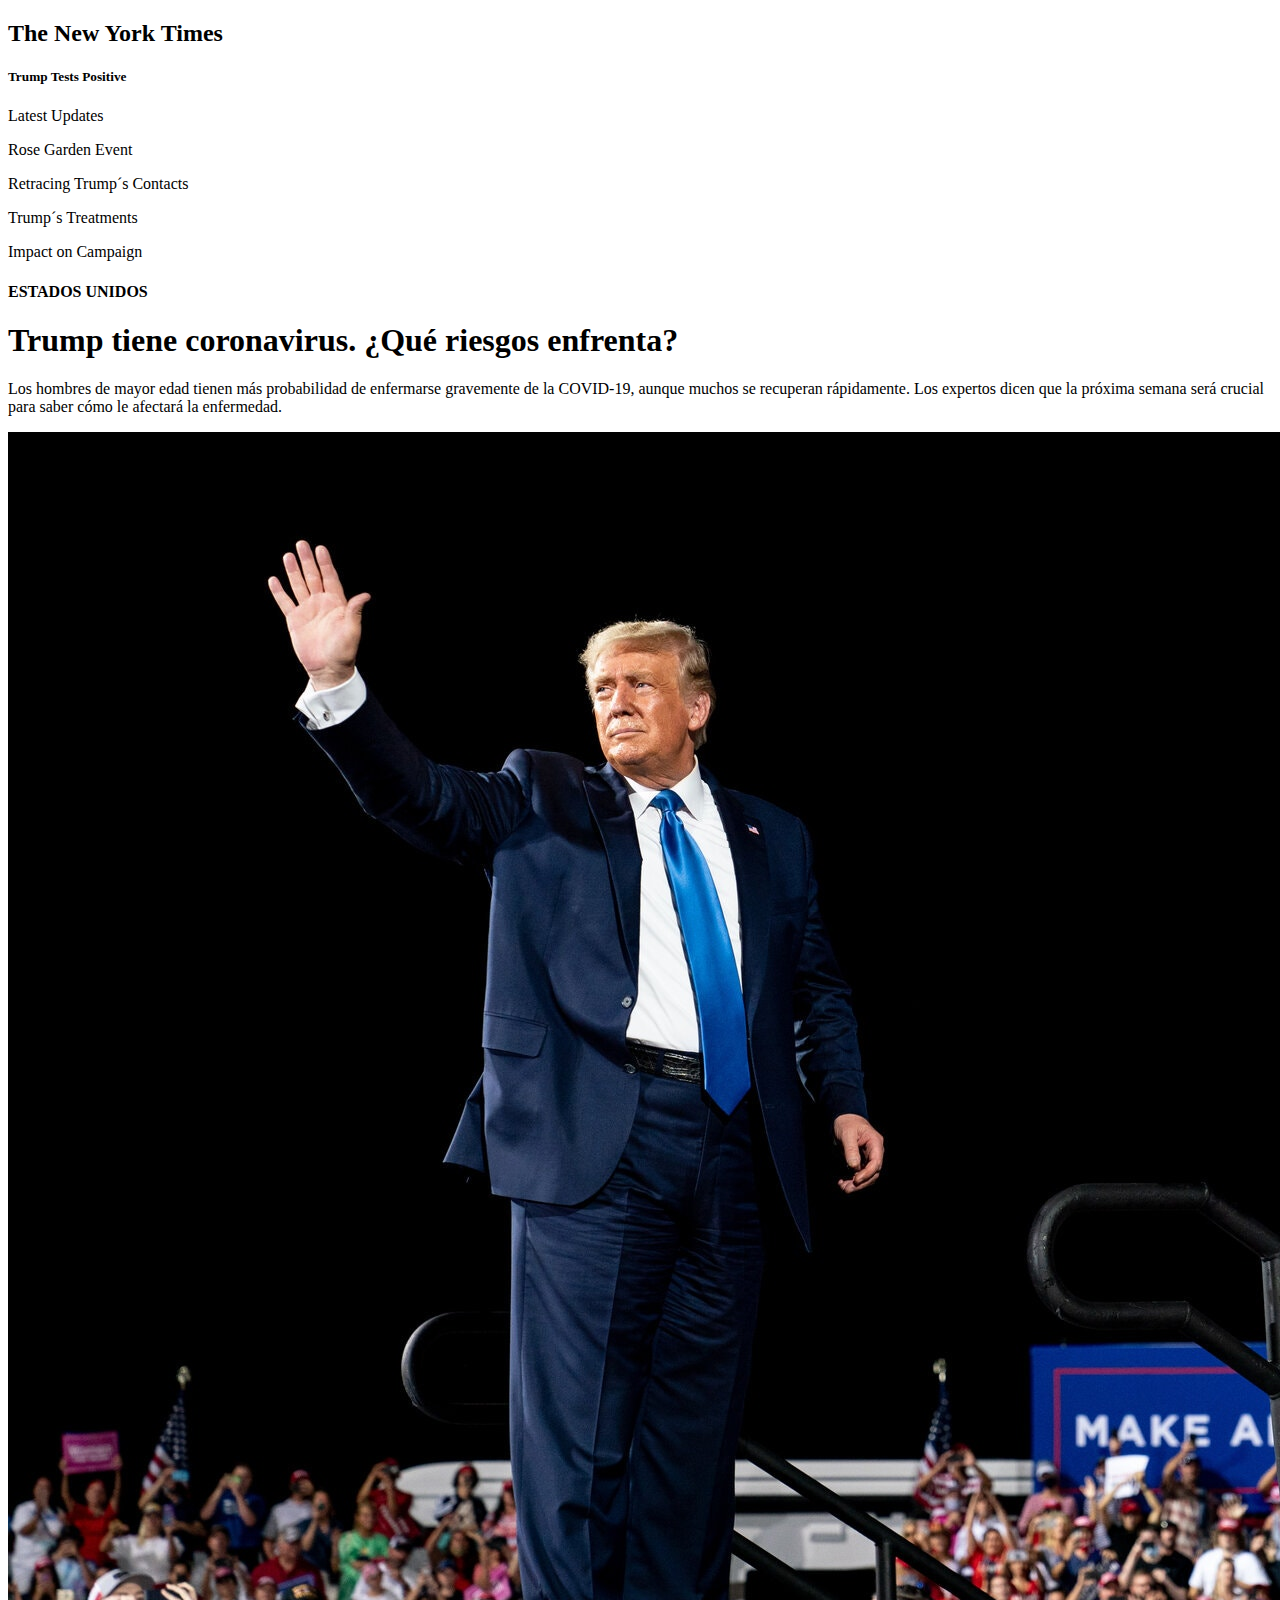
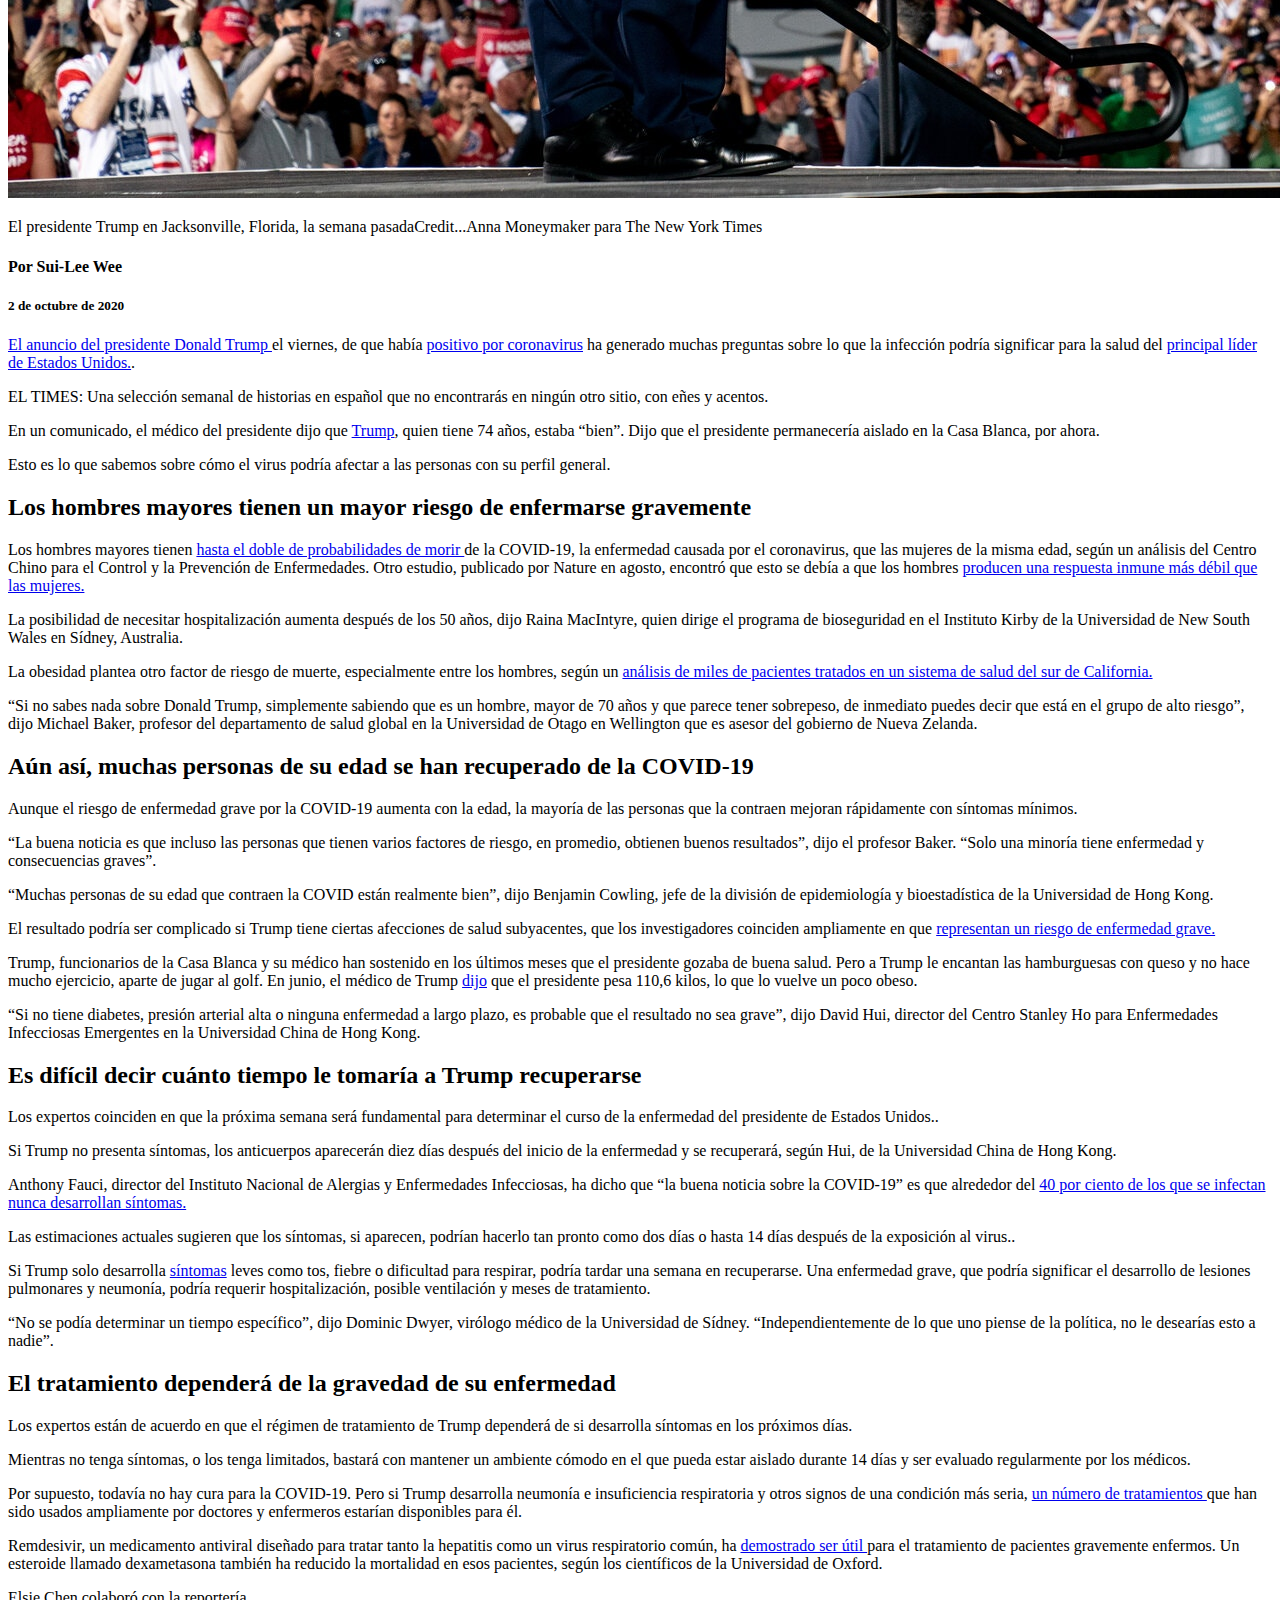
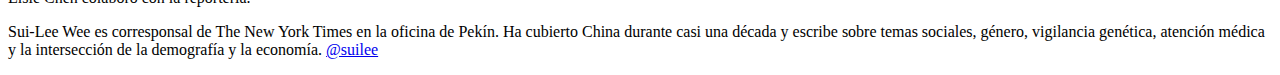
<file: index.html>
<!DOCTYPE html>
<html lang="en">
<head>
    <meta charset="UTF-8">
    <meta name="viewport" content="width=device-width, initial-scale=1.0">
    <title>Trump tiene coronavirus. ¿Qué riesgos enfrenta?</title>

<h2>The New York Times</h2> 

<h5>Trump Tests Positive</h5>
<p><a href="https://www.nytimes.com/live/2020/10/04/world/trump-covid-live-updates?name=styln-trump-coronavirus&region=TOP_BANNER&block=storyline_menu_recirc&action=click&pgtype=Article&impression_id=28865b80-06a0-11eb-9e28-dbe25d1e711c&variant=1_Show"></a>Latest Updates</a></p>
<p><a href="https://www.nytimes.com/interactive/2020/10/03/us/rose-garden-event-covid.html?name=styln-trump-coronavirus&region=TOP_BANNER&block=storyline_menu_recirc&action=click&pgtype=Article&impression_id=fad64180-0683-11eb-a7e9-1b0bff1b176a&variant=1_Show"></a>Rose Garden Event</a></p>
<p><a href="https://www.nytimes.com/interactive/2020/10/02/us/politics/trump-contact-tracing-covid.html?name=styln-trump-coronavirus&region=TOP_BANNER&block=storyline_menu_recirc&action=click&pgtype=Article&impression_id=fad66890-0683-11eb-a7e9-1b0bff1b176a&variant=1_Show"></a>Retracing Trump´s Contacts</a></p>
<p><a href="https://www.nytimes.com/2020/10/03/health/Covid-trump-treatments.html?name=styln-trump-coronavirus&region=TOP_BANNER&block=storyline_menu_recirc&action=click&pgtype=Article&impression_id=fad66891-0683-11eb-a7e9-1b0bff1b176a&variant=1_Show"></a>Trump´s Treatments</a></p>
<p><a href="https://www.nytimes.com/2020/10/03/us/politics/trump-campaign-covid.html?name=styln-trump-coronavirus&region=TOP_BANNER&block=storyline_menu_recirc&action=click&pgtype=Article&impression_id=fad68fa0-0683-11eb-a7e9-1b0bff1b176a&variant=1_Show"></a>Impact on Campaign</a></p>



<h4>ESTADOS UNIDOS</h4>
<h1>Trump tiene coronavirus. ¿Qué riesgos enfrenta?</h1>

<p>Los hombres de mayor edad tienen más probabilidad de enfermarse gravemente de la COVID-19, aunque muchos se recuperan rápidamente. Los expertos dicen que la próxima semana será crucial para saber cómo le afectará la enfermedad.</p>
<img src="merlin_177550905_5324c795-5eee-457a-b02d-4a4c1e819528-superJumbo.jpg" >
<p>El presidente Trump en Jacksonville, Florida, la semana pasadaCredit...Anna Moneymaker para The New York Times</p>
<h4>Por Sui-Lee Wee</h4>
<h5>2 de octubre de 2020</h5>
<p><a href="https://www.nytimes.com/es/2020/10/02/espanol/trump-covid-fotos.html">El anuncio del presidente Donald Trump </a> el viernes, de que había <a href="https://www.nytimes.com/live/2020/10/02/world/covid-19-coronavirus"> positivo por coronavirus</a> ha generado muchas preguntas sobre lo que la infección podría significar para la salud del <a href="https://www.nytimes.com/live/2020/10/02/us/trump-vs-biden">principal líder de Estados Unidos.</a>.</p>
<p>EL TIMES: Una selección semanal de historias en español que no encontrarás en ningún otro sitio, con eñes y acentos.</p>
<p>En un comunicado, el médico del presidente dijo que <a href="https://www.nytimes.com/2020/10/02/us/politics/trump-covid-week-photos.html"> Trump</a>, quien tiene 74 años, estaba “bien”. Dijo que el presidente permanecería aislado en la Casa Blanca, por ahora.</p>
<p>Esto es lo que sabemos sobre cómo el virus podría afectar a las personas con su perfil general.</p>

<h2>Los hombres mayores tienen un mayor riesgo de enfermarse gravemente</h2>

<p>Los hombres mayores tienen <a href="https://www.nytimes.com/2020/02/20/health/coronavirus-men-women.html">  hasta el doble de probabilidades de morir </a> de la COVID-19, la enfermedad causada por el coronavirus, que las mujeres de la misma edad, según un análisis del Centro Chino para el Control y la Prevención de Enfermedades. Otro estudio, publicado por Nature en agosto, encontró que esto se debía a que los hombres <a href="https://www.nytimes.com/es/2020/08/26/espanol/ciencia-y-tecnologia/coronavirus-afecta-hombres.html">  producen una respuesta inmune más débil que las mujeres.</a></p>
<p>La posibilidad de necesitar hospitalización aumenta después de los 50 años, dijo Raina MacIntyre, quien dirige el programa de bioseguridad en el Instituto Kirby de la Universidad de New South Wales en Sídney, Australia.</p>
<p>La obesidad plantea otro factor de riesgo de muerte, especialmente entre los hombres, según un <a href="https://www.acpjournals.org/doi/10.7326/M20-3742">análisis de miles de pacientes tratados en un sistema de salud del sur de California.</a></p>
<p>“Si no sabes nada sobre Donald Trump, simplemente sabiendo que es un hombre, mayor de 70 años y que parece tener sobrepeso, de inmediato puedes decir que está en el grupo de alto riesgo”, dijo Michael Baker, profesor del departamento de salud global en la Universidad de Otago en Wellington que es asesor del gobierno de Nueva Zelanda.</p>

<h2>Aún así, muchas personas de su edad se han recuperado de la COVID-19</h2>

<p>Aunque el riesgo de enfermedad grave por la COVID-19 aumenta con la edad, la mayoría de las personas que la contraen mejoran rápidamente con síntomas mínimos.</p>
<p>“La buena noticia es que incluso las personas que tienen varios factores de riesgo, en promedio, obtienen buenos resultados”, dijo el profesor Baker. “Solo una minoría tiene enfermedad y consecuencias graves”.</p>
<p>“Muchas personas de su edad que contraen la COVID están realmente bien”, dijo Benjamin Cowling, jefe de la división de epidemiología y bioestadística de la Universidad de Hong Kong.</p>
<p>El resultado podría ser complicado si Trump tiene ciertas afecciones de salud subyacentes, que los investigadores coinciden ampliamente en que <a href="https://www.nytimes.com/2020/07/08/health/coronavirus-risk-factors.html"> representan un riesgo de enfermedad grave.</a></p>
<p>Trump, funcionarios de la Casa Blanca y su médico han sostenido en los últimos meses que el presidente gozaba de buena salud. Pero a Trump le encantan las hamburguesas con queso y no hace mucho ejercicio, aparte de jugar al golf. En junio, el médico de Trump <a href="https://www.nytimes.com/2020/06/03/us/politics/trump-physical-hydroxychloroquine.html"> dijo</a>  que el presidente pesa 110,6 kilos, lo que lo vuelve un poco obeso.</p>
<p>“Si no tiene diabetes, presión arterial alta o ninguna enfermedad a largo plazo, es probable que el resultado no sea grave”, dijo David Hui, director del Centro Stanley Ho para Enfermedades Infecciosas Emergentes en la Universidad China de Hong Kong.</p>

<h2>Es difícil decir cuánto tiempo le tomaría a Trump recuperarse</h2>

<p>Los expertos coinciden en que la próxima semana será fundamental para determinar el curso de la enfermedad del presidente de Estados Unidos..</p>
<p>Si Trump no presenta síntomas, los anticuerpos aparecerán diez días después del inicio de la enfermedad y se recuperará, según Hui, de la Universidad China de Hong Kong.</p>
<p>Anthony Fauci, director del Instituto Nacional de Alergias y Enfermedades Infecciosas, ha dicho que “la buena noticia sobre la COVID-19” es que alrededor del <a href="https://www.nytimes.com/2020/08/06/health/coronavirus-asymptomatic-transmission.html">40 por ciento de los que se infectan nunca desarrollan síntomas.</a></p>
<p>Las estimaciones actuales sugieren que los síntomas, si aparecen, podrían hacerlo tan pronto como dos días o hasta 14 días después de la exposición al virus..</p>
<p>Si Trump solo desarrolla <a href="https://www.nytimes.com/es/interactive/2020/08/06/espanol/ciencia-y-tecnologia/tengo-covid-19-sintomas.html">síntomas</a> leves como tos, fiebre o dificultad para respirar, podría tardar una semana en recuperarse. Una enfermedad grave, que podría significar el desarrollo de lesiones pulmonares y neumonía, podría requerir hospitalización, posible ventilación y meses de tratamiento.</p>
<p>“No se podía determinar un tiempo específico”, dijo Dominic Dwyer, virólogo médico de la Universidad de Sídney. “Independientemente de lo que uno piense de la política, no le desearías esto a nadie”.</p>

<h2>El tratamiento dependerá de la gravedad de su enfermedad</h2>

<p>Los expertos están de acuerdo en que el régimen de tratamiento de Trump dependerá de si desarrolla síntomas en los próximos días.</p>
<p>Mientras no tenga síntomas, o los tenga limitados, bastará con mantener un ambiente cómodo en el que pueda estar aislado durante 14 días y ser evaluado regularmente por los médicos.</p>
<p>Por supuesto, todavía no hay cura para la COVID-19. Pero si Trump desarrolla neumonía e insuficiencia respiratoria y otros signos de una condición más seria, <a href="https://www.nytimes.com/es/interactive/2020/science/coronavirus-tratamientos-curas.html">un número de tratamientos </a>que han sido usados ampliamente por doctores y enfermeros estarían disponibles para él.</p>
<p>Remdesivir, un medicamento antiviral diseñado para tratar tanto la hepatitis como un virus respiratorio común, ha <a href="https://www.nytimes.com/2020/05/01/health/coronavirus-remdesivir.html">demostrado ser útil </a>para el tratamiento de pacientes gravemente enfermos. Un esteroide llamado dexametasona también ha reducido la mortalidad en esos pacientes, según los científicos de la Universidad de Oxford.</p>
<p>Elsie Chen colaboró con la reportería.</p>
<p>Sui-Lee Wee es corresponsal de The New York Times en la oficina de Pekín. Ha cubierto China durante casi una década y escribe sobre temas sociales, género, vigilancia genética, atención médica y la intersección de la demografía y la economía. <a href="https://twitter.com/suilee">@suilee </a></p>


</html>
</file>
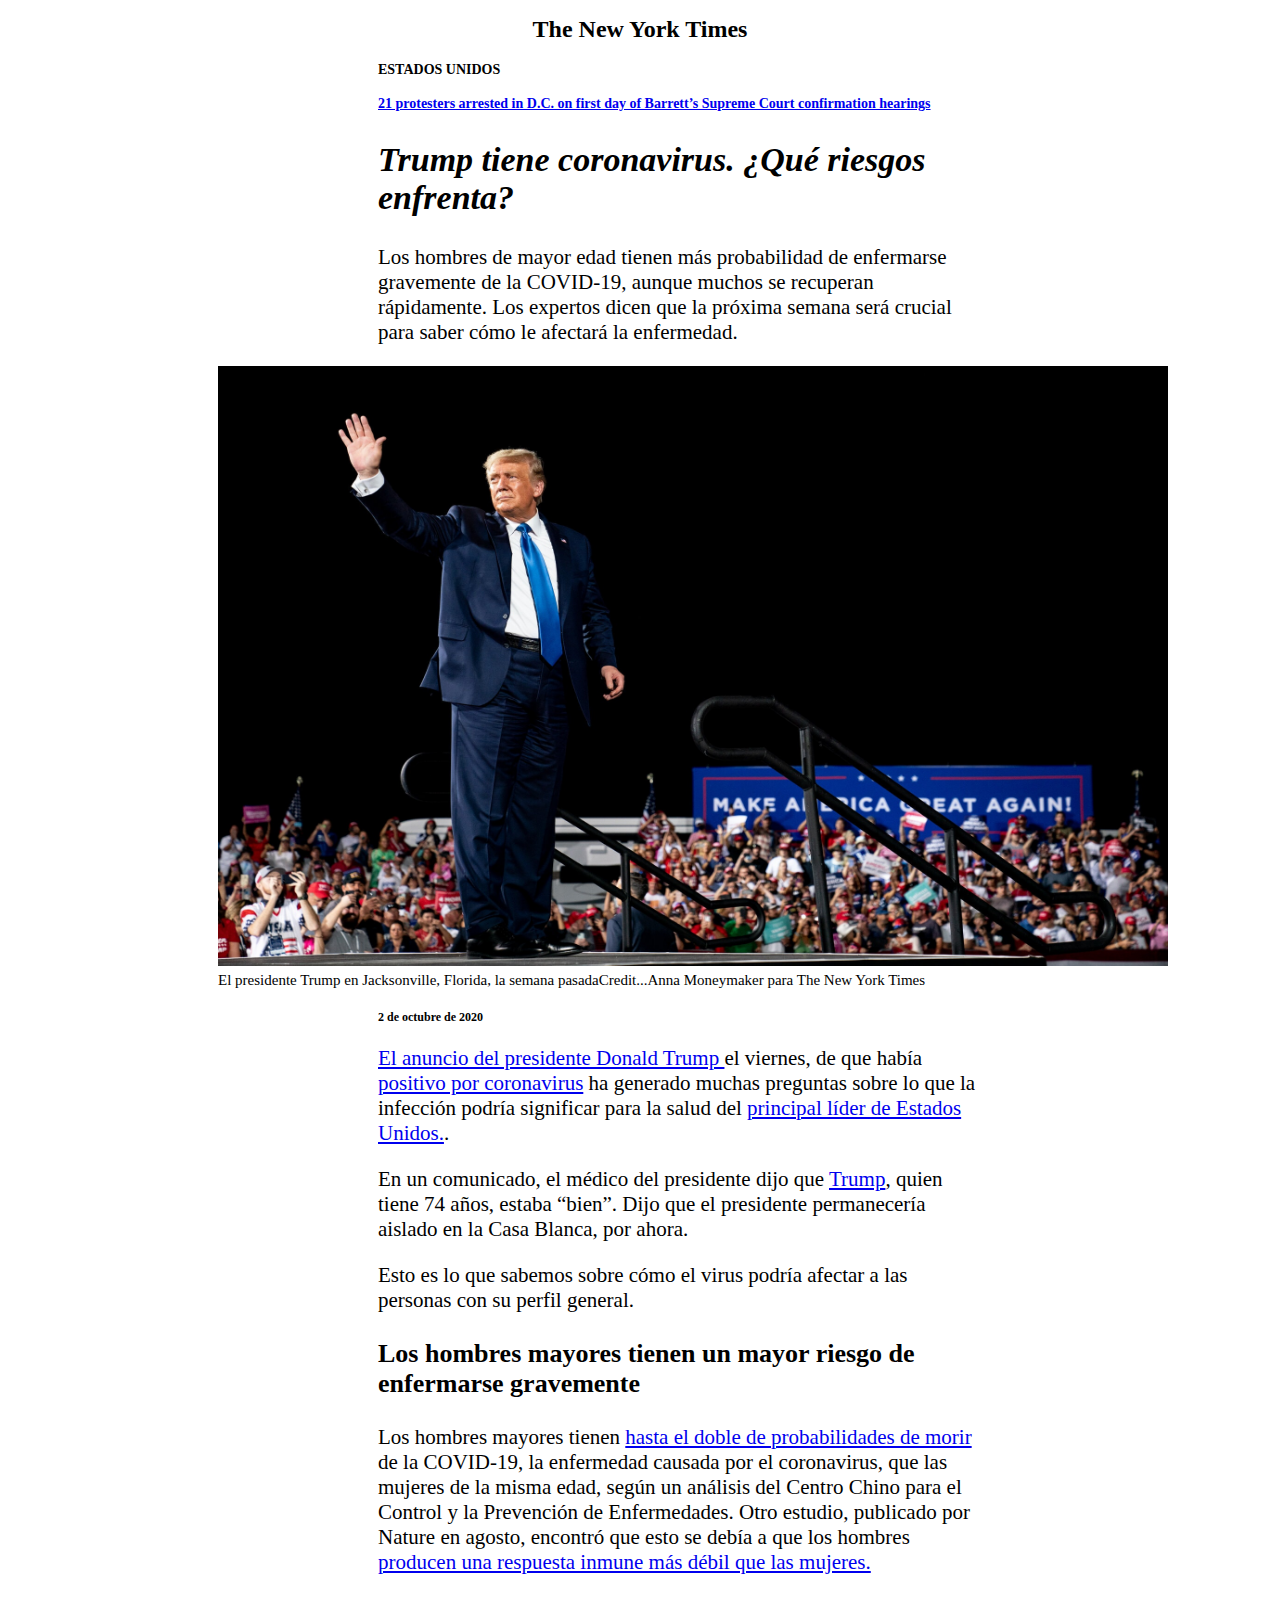
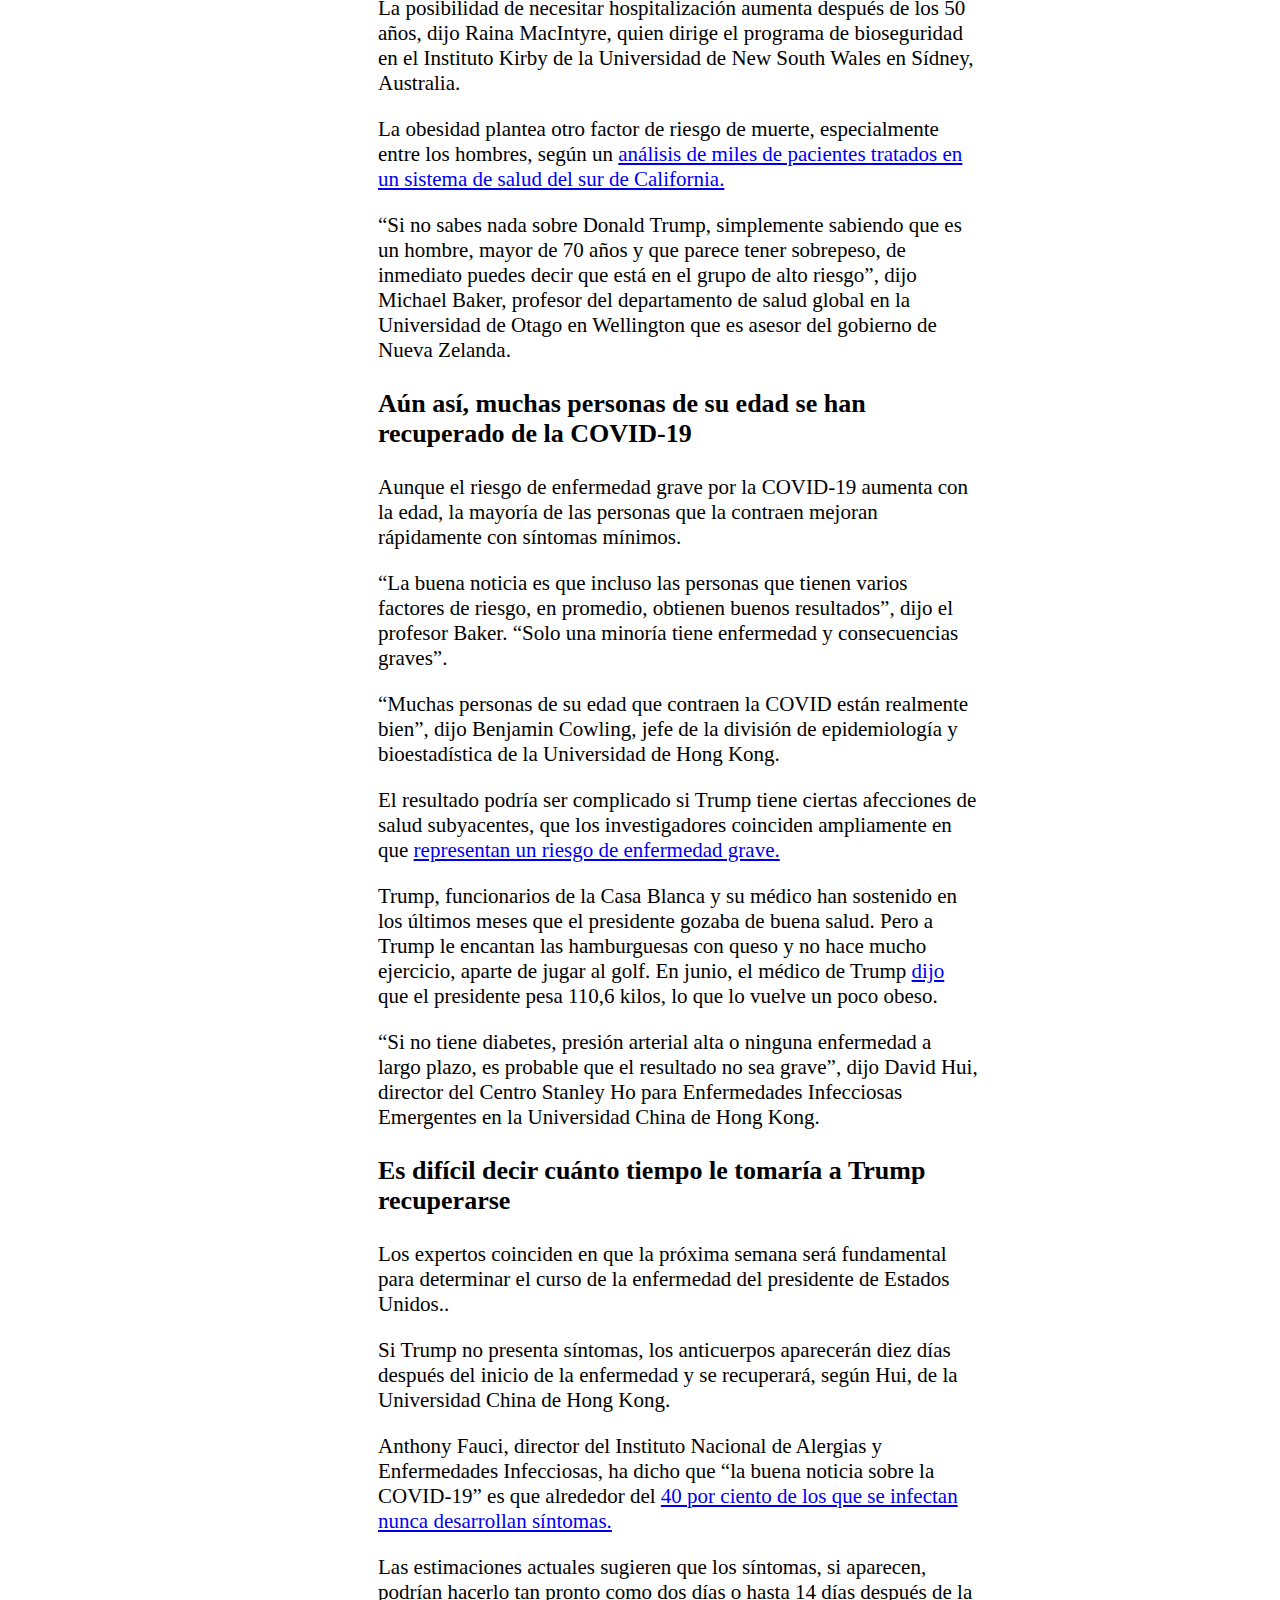
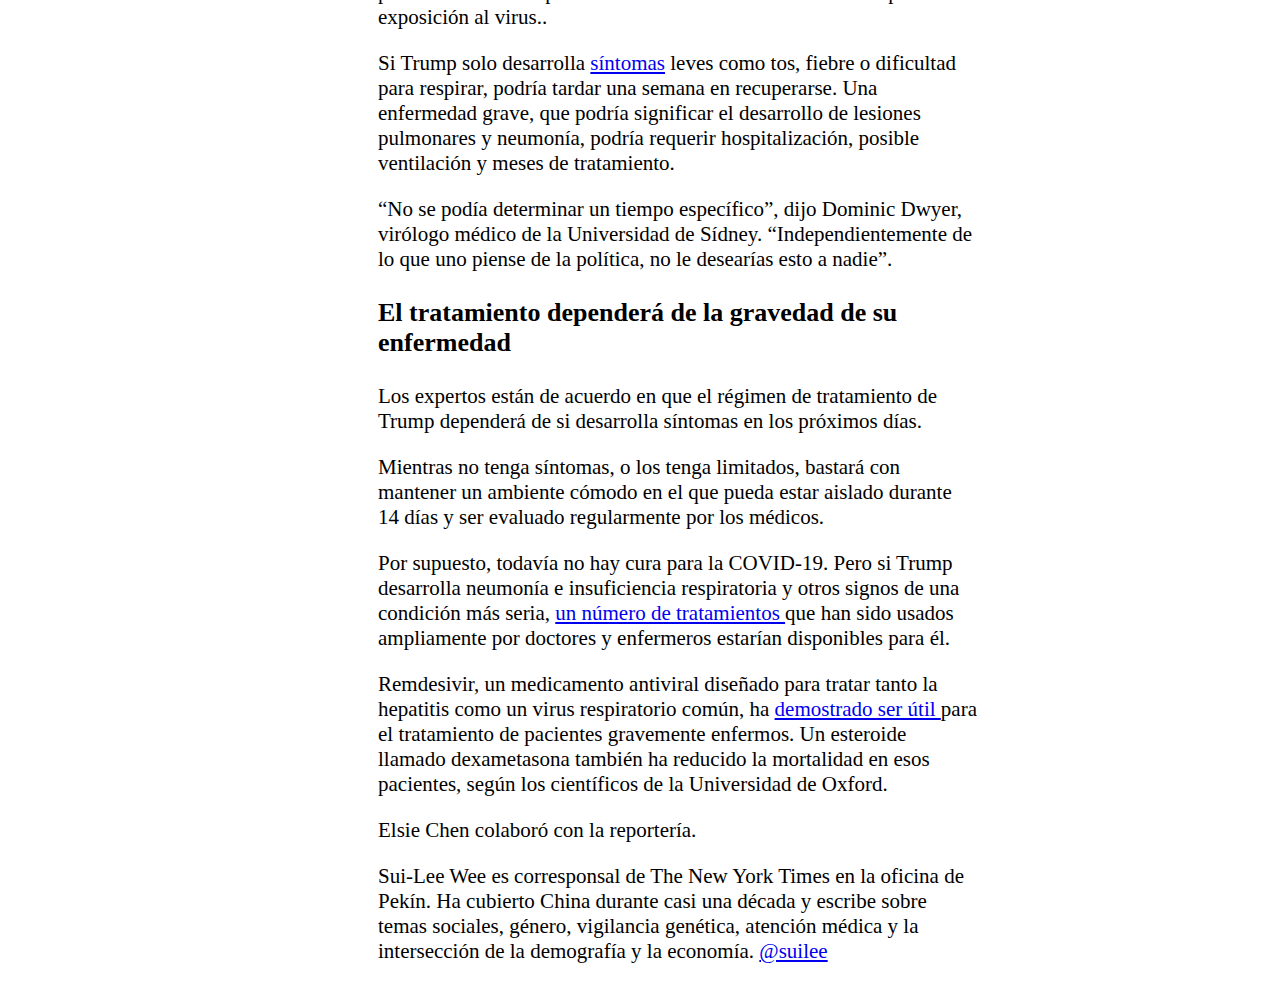
<file: one page/index.html>
<!DOCTYPE html>
<html lang="en">
<head>
    <meta charset="UTF-8">
    <meta name="viewport" content="width=device-width, initial-scale=1.0">
    <title>Trump tiene coronavirus. ¿Qué riesgos enfrenta?</title>
    <link rel="stylesheet" href="style.css">


</head>

<body>

<main>
<h1>The New York Times</h1>

<article>
<h4>ESTADOS UNIDOS</h4>
<h4><a href="file:///C:/Users/PATRI/Desktop/radiumrocket/second%20page/index.html">21 protesters arrested in D.C. on first day of Barrett’s Supreme Court confirmation hearings</a></h4>
<h2>Trump tiene coronavirus. ¿Qué riesgos enfrenta?</h2>

<p>Los hombres de mayor edad tienen más probabilidad de enfermarse gravemente de la COVID-19, aunque muchos se recuperan rápidamente. Los expertos dicen que la próxima semana será crucial para saber cómo le afectará la enfermedad.</p>
<figure>
<img src="merlin_177550905_5324c795-5eee-457a-b02d-4a4c1e819528-superJumbo.jpg" alt="El presidente Trump en Jacksonville, Florida, la semana pasadaCredit...Anna Moneymaker para The New York Times">
<figcaption>El presidente Trump en Jacksonville, Florida, la semana pasadaCredit...Anna Moneymaker para The New York Times</figcaption>
</figure>
<h5>2 de octubre de 2020</h5>
<p><a href="https://www.nytimes.com/es/2020/10/02/espanol/trump-covid-fotos.html">El anuncio del presidente Donald Trump </a> el viernes, de que había <a href="https://www.nytimes.com/live/2020/10/02/world/covid-19-coronavirus"> positivo por coronavirus</a> ha generado muchas preguntas sobre lo que la infección podría significar para la salud del <a href="https://www.nytimes.com/live/2020/10/02/us/trump-vs-biden">principal líder de Estados Unidos.</a>.</p>
<p>En un comunicado, el médico del presidente dijo que <a href="https://www.nytimes.com/2020/10/02/us/politics/trump-covid-week-photos.html"> Trump</a>, quien tiene 74 años, estaba “bien”. Dijo que el presidente permanecería aislado en la Casa Blanca, por ahora.</p> 
<p>Esto es lo que sabemos sobre cómo el virus podría afectar a las personas con su perfil general.</p>
</article>

<article>
<h3>Los hombres mayores tienen un mayor riesgo de enfermarse gravemente</h3>

<p>Los hombres mayores tienen <a href="https://www.nytimes.com/2020/02/20/health/coronavirus-men-women.html">  hasta el doble de probabilidades de morir </a> de la COVID-19, la enfermedad causada por el coronavirus, que las mujeres de la misma edad, según un análisis del Centro Chino para el Control y la Prevención de Enfermedades. Otro estudio, publicado por Nature en agosto, encontró que esto se debía a que los hombres <a href="https://www.nytimes.com/es/2020/08/26/espanol/ciencia-y-tecnologia/coronavirus-afecta-hombres.html">  producen una respuesta inmune más débil que las mujeres.</a></p>
<p>La posibilidad de necesitar hospitalización aumenta después de los 50 años, dijo Raina MacIntyre, quien dirige el programa de bioseguridad en el Instituto Kirby de la Universidad de New South Wales en Sídney, Australia.</p>
<p>La obesidad plantea otro factor de riesgo de muerte, especialmente entre los hombres, según un <a href="https://www.acpjournals.org/doi/10.7326/M20-3742">análisis de miles de pacientes tratados en un sistema de salud del sur de California.</a></p>
<p>“Si no sabes nada sobre Donald Trump, simplemente sabiendo que es un hombre, mayor de 70 años y que parece tener sobrepeso, de inmediato puedes decir que está en el grupo de alto riesgo”, dijo Michael Baker, profesor del departamento de salud global en la Universidad de Otago en Wellington que es asesor del gobierno de Nueva Zelanda.</p>
</article>

<article>
<h3>Aún así, muchas personas de su edad se han recuperado de la COVID-19</h3>

<p>Aunque el riesgo de enfermedad grave por la COVID-19 aumenta con la edad, la mayoría de las personas 
    que la contraen mejoran rápidamente con síntomas mínimos.</p>
<p>“La buena noticia es que incluso las personas que tienen varios factores de riesgo, en promedio, obtienen buenos resultados”, dijo el profesor Baker. “Solo una minoría tiene enfermedad y consecuencias graves”.</p>
<p>“Muchas personas de su edad que contraen la COVID están realmente bien”, dijo Benjamin Cowling, jefe de la división de epidemiología y bioestadística de la Universidad de Hong Kong.</p>
<p>El resultado podría ser complicado si Trump tiene ciertas afecciones de salud subyacentes, que los investigadores coinciden ampliamente en que <a href="https://www.nytimes.com/2020/07/08/health/coronavirus-risk-factors.html"> representan un riesgo de enfermedad grave.</a></p>
<p>Trump, funcionarios de la Casa Blanca y su médico han sostenido en los últimos meses que el presidente gozaba de buena salud. Pero a Trump le encantan las hamburguesas con queso y no hace mucho ejercicio, aparte de jugar al golf. En junio, el médico de Trump <a href="https://www.nytimes.com/2020/06/03/us/politics/trump-physical-hydroxychloroquine.html"> dijo</a>  que el presidente pesa 110,6 kilos, lo que lo vuelve un poco obeso.</p>
<p>“Si no tiene diabetes, presión arterial alta o ninguna enfermedad a largo plazo, es probable que el resultado no sea grave”, dijo David Hui, director del Centro Stanley Ho para Enfermedades Infecciosas Emergentes en la Universidad China de Hong Kong.</p>
</article>

<article>
<h3>Es difícil decir cuánto tiempo le tomaría a Trump recuperarse</h3>

<p>Los expertos coinciden en que la próxima semana será fundamental para determinar el curso de la enfermedad del presidente de Estados Unidos..</p>
<p>Si Trump no presenta síntomas, los anticuerpos aparecerán diez días después del inicio de la enfermedad y se recuperará, según Hui, de la Universidad China de Hong Kong.</p>
<p>Anthony Fauci, director del Instituto Nacional de Alergias y Enfermedades Infecciosas, ha dicho que “la buena noticia sobre la COVID-19” es que alrededor del <a href="https://www.nytimes.com/2020/08/06/health/coronavirus-asymptomatic-transmission.html">40 por ciento de los que se infectan nunca desarrollan síntomas.</a></p>
<p>Las estimaciones actuales sugieren que los síntomas, si aparecen, podrían hacerlo tan pronto como dos días o hasta 14 días después de la exposición al virus..</p>
<p>Si Trump solo desarrolla <a href="https://www.nytimes.com/es/interactive/2020/08/06/espanol/ciencia-y-tecnologia/tengo-covid-19-sintomas.html">síntomas</a> leves como tos, fiebre o dificultad para respirar, podría tardar una semana en recuperarse. Una enfermedad grave, que podría significar el desarrollo de lesiones pulmonares y neumonía, podría requerir hospitalización, posible ventilación y meses de tratamiento.</p>
<p>“No se podía determinar un tiempo específico”, dijo Dominic Dwyer, virólogo médico de la Universidad de Sídney. “Independientemente de lo que uno piense de la política, no le desearías esto a nadie”.</p>
</article>

<article>
<h3>El tratamiento dependerá de la gravedad de su enfermedad</h3>

<p>Los expertos están de acuerdo en que el régimen de tratamiento de Trump dependerá de si desarrolla síntomas en los próximos días.</p>
<p>Mientras no tenga síntomas, o los tenga limitados, bastará con mantener un ambiente cómodo en el que pueda estar aislado durante 14 días y ser evaluado regularmente por los médicos.</p>
<p>Por supuesto, todavía no hay cura para la COVID-19. Pero si Trump desarrolla neumonía e insuficiencia respiratoria y otros signos de una condición más seria, <a href="https://www.nytimes.com/es/interactive/2020/science/coronavirus-tratamientos-curas.html">un número de tratamientos </a>que han sido usados ampliamente por doctores y enfermeros estarían disponibles para él.</p>
<p>Remdesivir, un medicamento antiviral diseñado para tratar tanto la hepatitis como un virus respiratorio común, ha <a href="https://www.nytimes.com/2020/05/01/health/coronavirus-remdesivir.html">demostrado ser útil </a>para el tratamiento de pacientes gravemente enfermos. Un esteroide llamado dexametasona también ha reducido la mortalidad en esos pacientes, según los científicos de la Universidad de Oxford.</p>
<p>Elsie Chen colaboró con la reportería.</p>
<p>Sui-Lee Wee es corresponsal de The New York Times en la oficina de Pekín. Ha cubierto China durante casi una década y escribe sobre temas sociales, género, vigilancia genética, atención médica y la intersección de la demografía y la economía. <a href="https://twitter.com/suilee">@suilee </a></p>
</article>
</main>
</body>

</html>
</file>
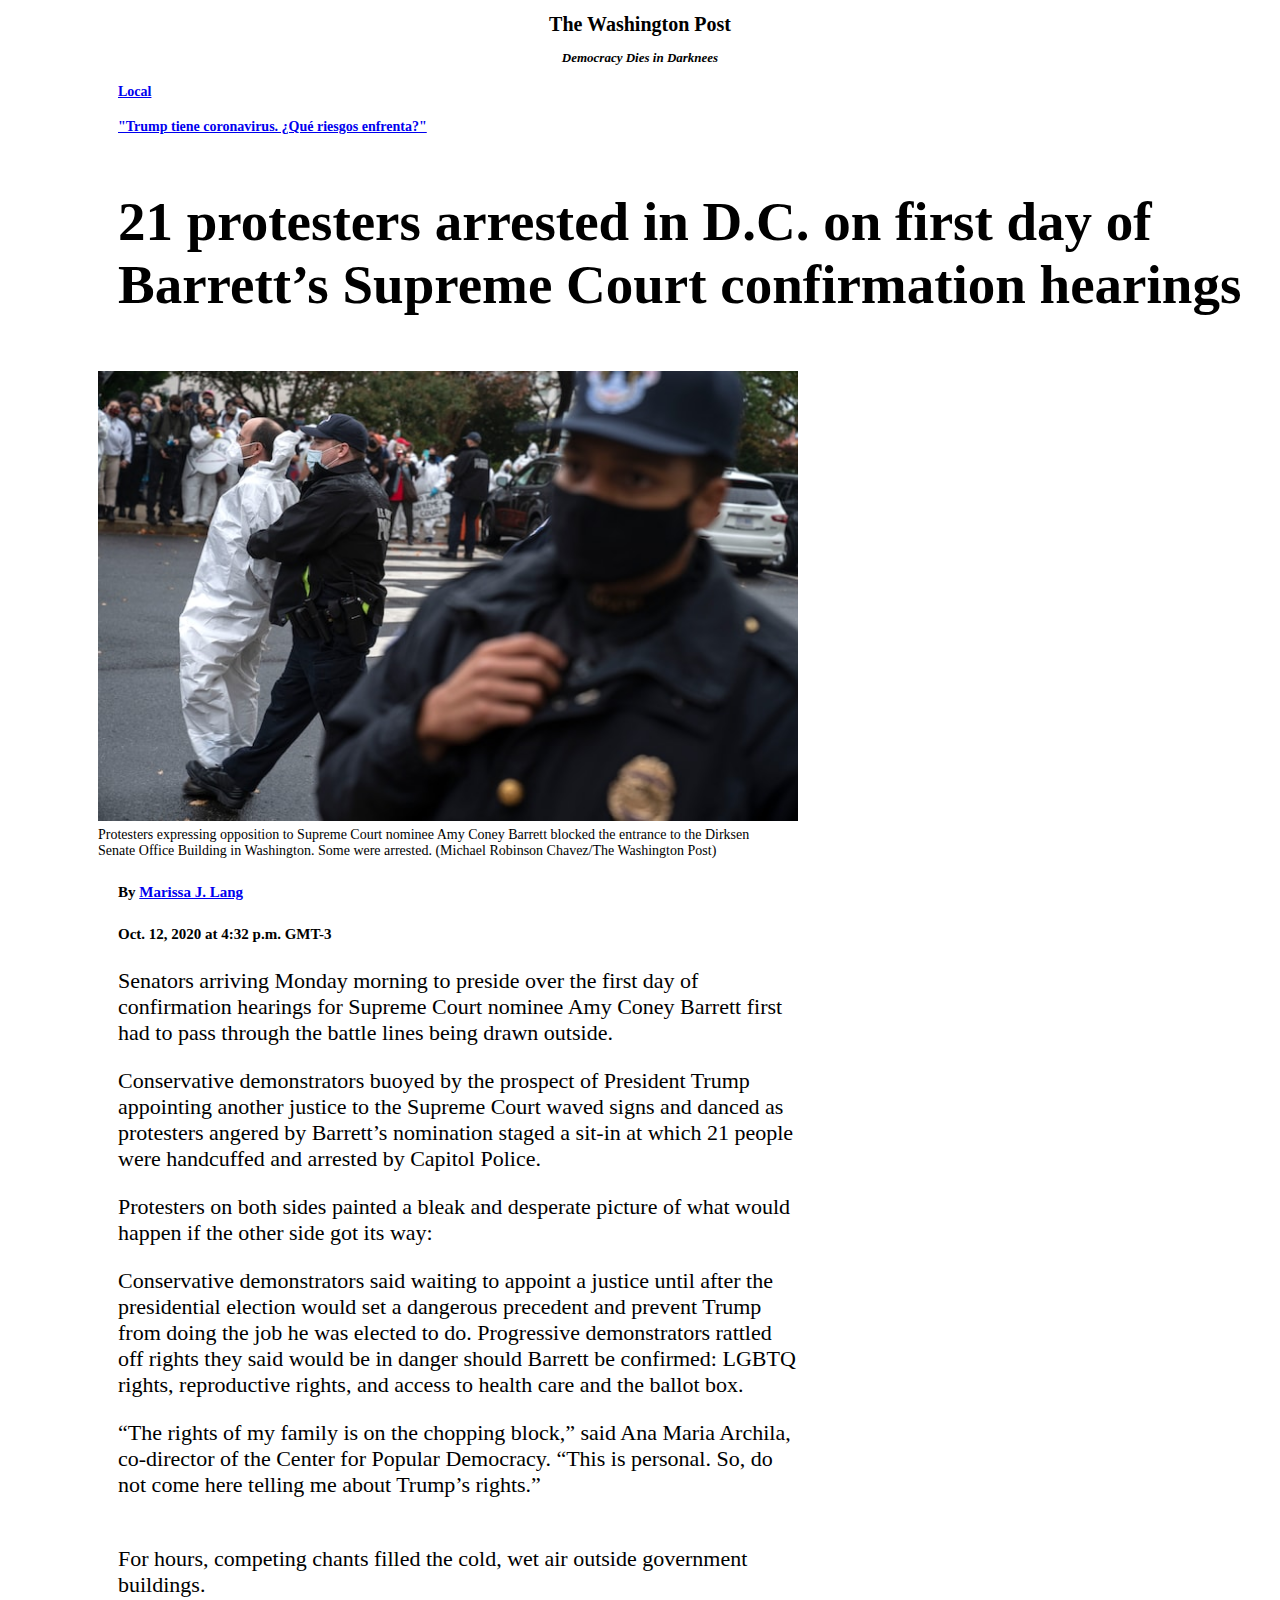
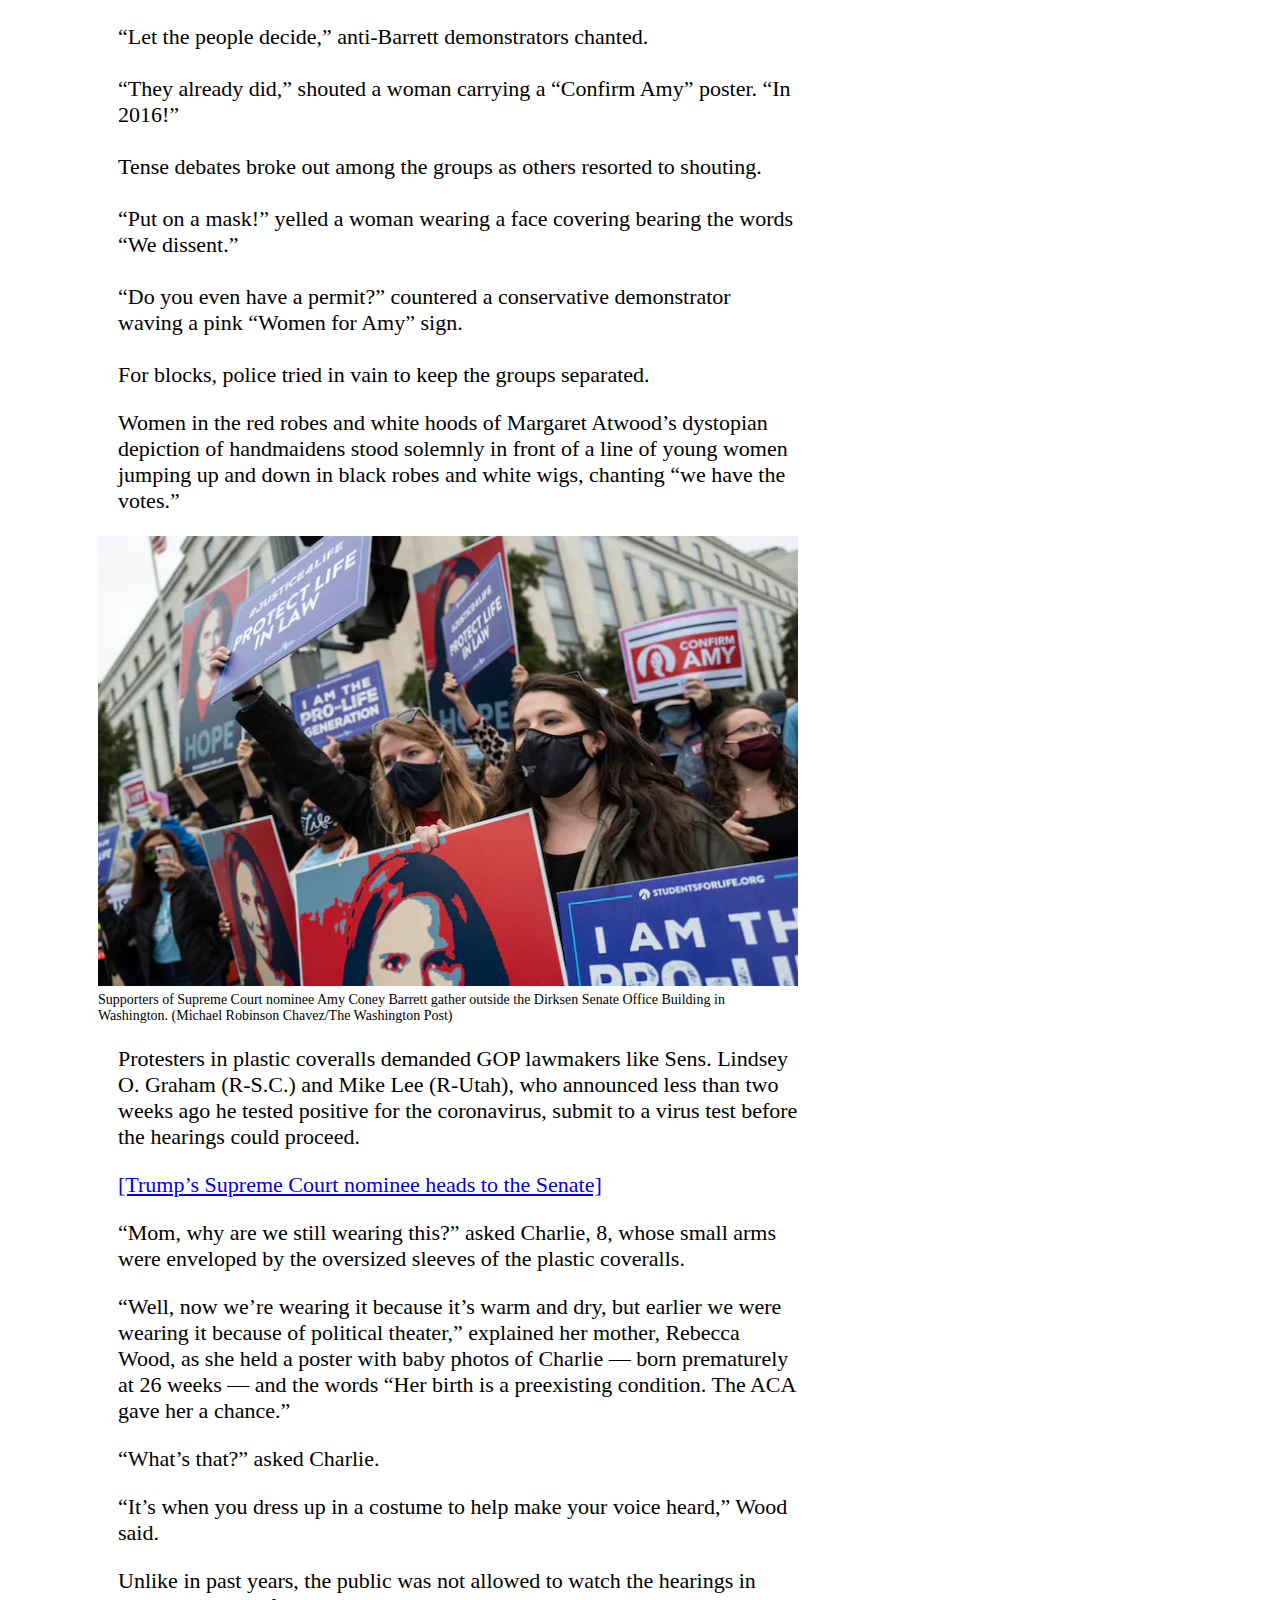
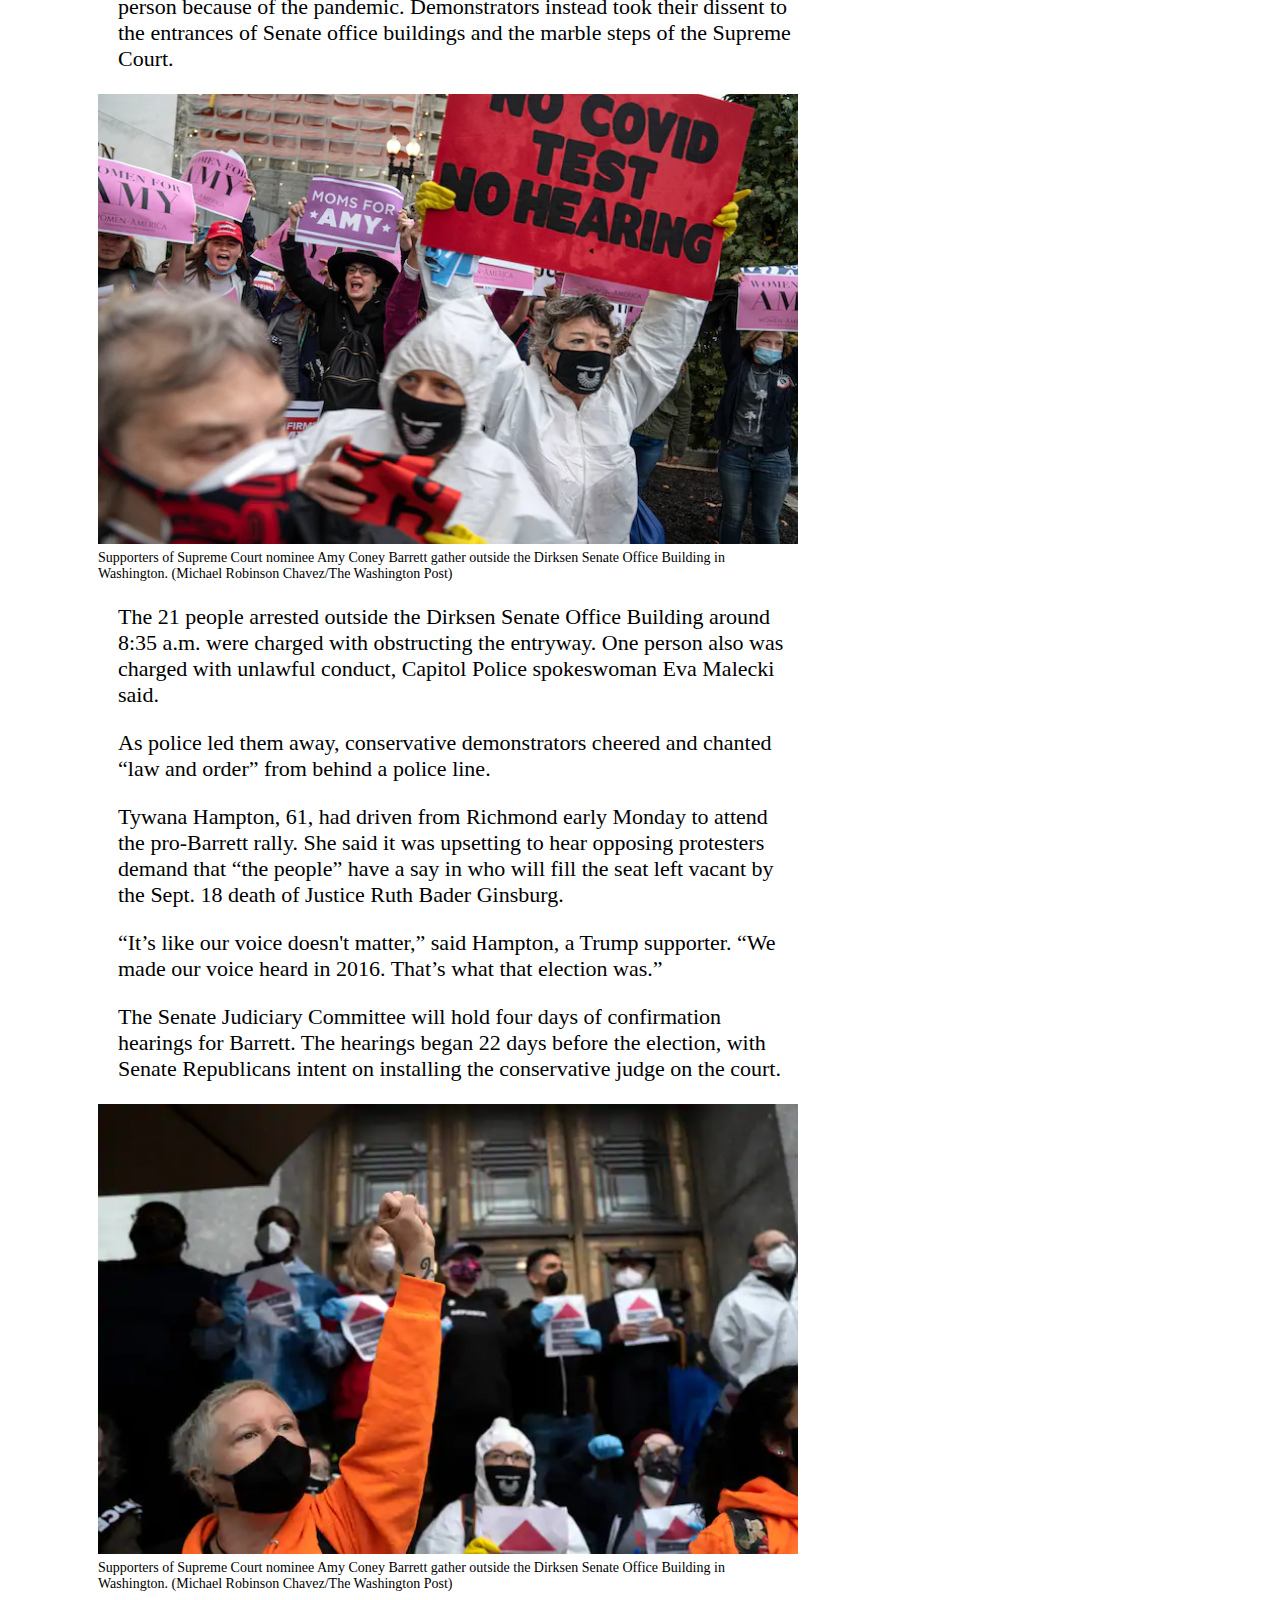
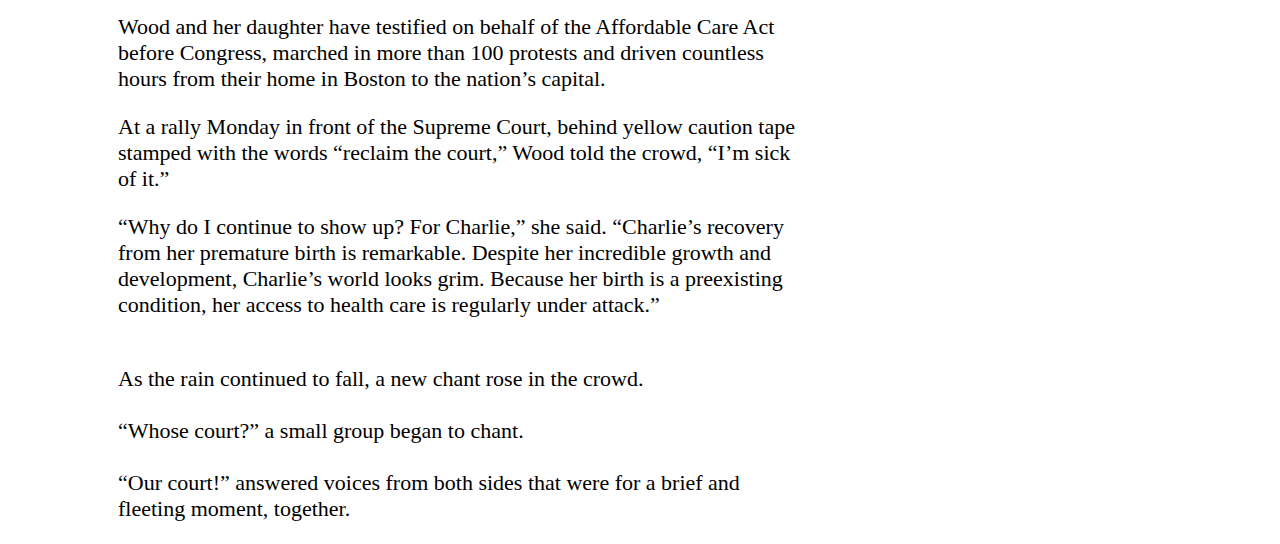
<file: second page/index.html>
<!DOCTYPE html>
<html lang="en">
<head>
    <meta charset="UTF-8">
    <meta name="viewport" content="width=device-width, initial-scale=1.0">
    <title>21 protesters arrested in D.C. on first day of Barrett’s Supreme Court confirmation hearings</title>
    <link rel="stylesheet" href="style2.css">
</head>
<body>
<main>
<h1>The Washington Post</h1>
<h2>Democracy Dies in Darknees</h2>

<article>
<h4><a href="https://www.washingtonpost.com/local/">Local</a></h4>
<h4><a href="file:///C:/Users/PATRI/Desktop/radiumrocket/one%20page/index.html">"Trump tiene coronavirus. ¿Qué riesgos enfrenta?"</a></h4>

<h3>21 protesters arrested in D.C. on first day of Barrett’s Supreme Court confirmation hearings</h3>

<p>
    <figure>
    <img src="imrs.jpg" alt="Protesters expressing opposition to Supreme Court nominee Amy Coney Barrett blocked the entrance to the Dirksen Senate Office Building in Washington. Some were arrested. (Michael Robinson Chavez/The Washington Post)">
    <figcaption>Protesters expressing opposition to Supreme Court nominee Amy Coney Barrett blocked the entrance to the Dirksen Senate Office Building in Washington. Some were arrested. (Michael Robinson Chavez/The Washington Post)</figcaption>
    </figure> </p>
</article>

<article>
<h5>By <a href="https://www.washingtonpost.com/people/marissa-lang/">Marissa J. Lang</a></h5>
<h5>Oct. 12, 2020 at 4:32 p.m. GMT-3</h5>

<p>Senators arriving Monday morning to preside over the first day of confirmation hearings for Supreme Court nominee Amy Coney Barrett first had to pass through the battle lines being drawn outside.</p>
<p>Conservative demonstrators buoyed by the prospect of President Trump appointing another justice to the Supreme Court waved signs and danced as protesters angered by Barrett’s nomination staged a sit-in at which 21 people were handcuffed and arrested by Capitol Police.</p>
<p>Protesters on both sides painted a bleak and desperate picture of what would happen if the other side got its way:</p>
<p>Conservative demonstrators said waiting to appoint a justice until after the presidential election would set a dangerous precedent and prevent Trump from doing the job he was elected to do. Progressive demonstrators rattled off rights they said would be in danger should Barrett be confirmed: LGBTQ rights, reproductive rights, and access to health care and the ballot box.</p>
<p>“The rights of my family is on the chopping block,” said Ana Maria Archila, co-director of the Center for Popular Democracy. “This is personal. So, do not come here telling me about Trump’s rights.”</p>
</article>

<article>
<p>
<br>For hours, competing chants filled the cold, wet air outside government buildings. <br/>
<br> “Let the people decide,” anti-Barrett demonstrators chanted. </br>
<br> “They already did,” shouted a woman carrying a “Confirm Amy” poster. “In 2016!”<br/>
<br>Tense debates broke out among the groups as others resorted to shouting.<br/>
<br>“Put on a mask!” yelled a woman wearing a face covering bearing the words “We dissent.”<br/>
<br>“Do you even have a permit?” countered a conservative demonstrator waving a pink “Women for Amy” sign.</br>
<br>For blocks, police tried in vain to keep the groups separated.</br>
</p>
<p>Women in the red robes and white hoods of Margaret Atwood’s dystopian depiction of handmaidens stood solemnly in front of a line of young women jumping up and down in black robes and white wigs, chanting “we have the votes.”</p>
</article>

<article>
    <p>
        <figure>
        <img src="img2.webp" alt="Supporters of Supreme Court nominee Amy Coney Barrett gather outside the Dirksen Senate Office Building in Washington. (Michael Robinson Chavez/The Washington Post)">
        <figcaption>Supporters of Supreme Court nominee Amy Coney Barrett gather outside the Dirksen Senate Office Building in Washington. (Michael Robinson Chavez/The Washington Post)</figcaption>
        </figure> </p>
        <p>Protesters in plastic coveralls demanded GOP lawmakers like Sens. Lindsey O. Graham (R-S.C.) and Mike Lee (R-Utah), who announced less than two weeks ago he tested positive for the coronavirus, submit to a virus test before the hearings could proceed.</p>
<p> <a href="https://www.washingtonpost.com/elections/2020/10/12/amy-coney-barrett-confirmation-hearing-live-updates/?itid=lk_interstitial_manual_22">[Trump’s Supreme Court nominee heads to the Senate]</a></p>
<p>“Mom, why are we still wearing this?” asked Charlie, 8, whose small arms were enveloped by the oversized sleeves of the plastic coveralls.</p>
    </article>

    <article>
<p>“Well, now we’re wearing it because it’s warm and dry, but earlier we were wearing it because of political theater,” explained her mother, Rebecca Wood, as she held a poster with baby photos of Charlie — born prematurely at 26 weeks — and the words “Her birth is a preexisting condition. The ACA gave her a chance.”</p>
<P>“What’s that?” asked Charlie.</P>
<p>“It’s when you dress up in a costume to help make your voice heard,” Wood said.</p>
<p>Unlike in past years, the public was not allowed to watch the hearings in person because of the pandemic. Demonstrators instead took their dissent to the entrances of Senate office buildings and the marble steps of the Supreme Court.</p>
    </article>

  <article>
    <p>
        <figure>
        <img src="img3.webp" alt="Supporters of Supreme Court nominee Amy Coney Barrett gather outside the Dirksen Senate Office Building in Washington. (Michael Robinson Chavez/The Washington Post)">
        <figcaption>Supporters of Supreme Court nominee Amy Coney Barrett gather outside the Dirksen Senate Office Building in Washington. (Michael Robinson Chavez/The Washington Post)</figcaption>
        </figure> </p>
        <p>The 21 people arrested outside the Dirksen Senate Office Building around 8:35 a.m. were charged with obstructing the entryway. One person also was charged with unlawful conduct, Capitol Police spokeswoman Eva Malecki said.</p>
  <p>As police led them away, conservative demonstrators cheered and chanted “law and order” from behind a police line.</p>
    <p>Tywana Hampton, 61, had driven from Richmond early Monday to attend the pro-Barrett rally. She said it was upsetting to hear opposing protesters demand that “the people” have a say in who will fill the seat left vacant by the Sept. 18 death of Justice Ruth Bader Ginsburg.</p>
<p>“It’s like our voice doesn't matter,” said Hampton, a Trump supporter. “We made our voice heard in 2016. That’s what that election was.”</p>
<p>The Senate Judiciary Committee will hold four days of confirmation hearings for Barrett. The hearings began 22 days before the election, with Senate Republicans intent on installing the conservative judge on the court.</p>
</article> 

 

<article>
    <p>
        <figure>
        <img src="img4.webp" alt="Supporters of Supreme Court nominee Amy Coney Barrett gather outside the Dirksen Senate Office Building in Washington. (Michael Robinson Chavez/The Washington Post)">
        <figcaption>Supporters of Supreme Court nominee Amy Coney Barrett gather outside the Dirksen Senate Office Building in Washington. (Michael Robinson Chavez/The Washington Post)</figcaption>
        </figure> </p>
    <p>Wood and her daughter have testified on behalf of the Affordable Care Act before Congress, marched in more than 100 protests and driven countless hours from their home in Boston to the nation’s capital.</p>
    <p>At a rally Monday in front of the Supreme Court, behind yellow caution tape stamped with the words “reclaim the court,” Wood told the crowd, “I’m sick of it.”</p>
<p>“Why do I continue to show up? For Charlie,” she said. “Charlie’s recovery from her premature birth is remarkable. Despite her incredible growth and development, Charlie’s world looks grim. Because her birth is a preexisting condition, her access to health care is regularly under attack.”</p>
<p>
<br>As the rain continued to fall, a new chant rose in the crowd.</br>
<br>“Whose court?” a small group began to chant.</br>
<br>“Our court!” answered voices from both sides that were for a brief and fleeting moment, together.</br>
</p>
</article>

</main>
</body>
</html>
</file>
<file: one page/style.css>
h1, h2, h3, h4, h5 
{color:black; 
text-align: left;}

h1 {font-size:24px;
    text-align: center;
font-family: 'Trebuchet MS';}

h2 {font-size:34px;
text-align: left;
font-family: 'Times New Roman';
font-style: italic;}

h3 {font-size:26px;
text-align: left;
font-family: 'Times New Roman'}

h4 {font-size:14px;
text-align: left;
font-family: 'Times New Roman';}

h5 {font-size:12px;
text-align: left;
font-family: 'Times New Roman';}

article{
    color:black; font-size:21px;
    width: 600px;
    margin-left: 370px;
    font-family: 'Times New Roman';
}

img{margin-left: -200px;
    width: 950px;
    height: 600px;
    }
  
figcaption {
    color:black; font-size:15px; margin-left: -200px; text-align: left ;
    font-family: 'Times New Roman';
}
</file>
<file: second page/style2.css>
h1, h2, h3, h4, h5 
{color:black; 
text-align: left;}

h1 {font-size:20px;
    text-align: center;
font-family: 'Trebuchet MS';}

h2 {font-size:13px;
    text-align: center;
    font-family: 'Times New Roman';
    font-style: italic;
    }
    
    h3 {font-size:55px;
    text-align: left;
    width: 1200px;
    font-family: 'Times New Roman'}
    
    h4 {font-size:14px;
    text-align: left;
    font-family: 'Times New Roman';}
    
    h5 {font-size:15px;
    text-align: left;
    font-family: 'Times New Roman';}

    article{
        color:black; font-size:22px;
        width: 680px;
        margin-left: 110px;
        font-family: 'Times New Roman';
    }
    
    img{margin-left: -60px;
        width: 700px;
        height: 450px;
        }
      
    figcaption {
        color:black; font-size:14px; margin-left: -60px; text-align: auto ;
        font-family: 'Times New Roman';
    }
</file>
